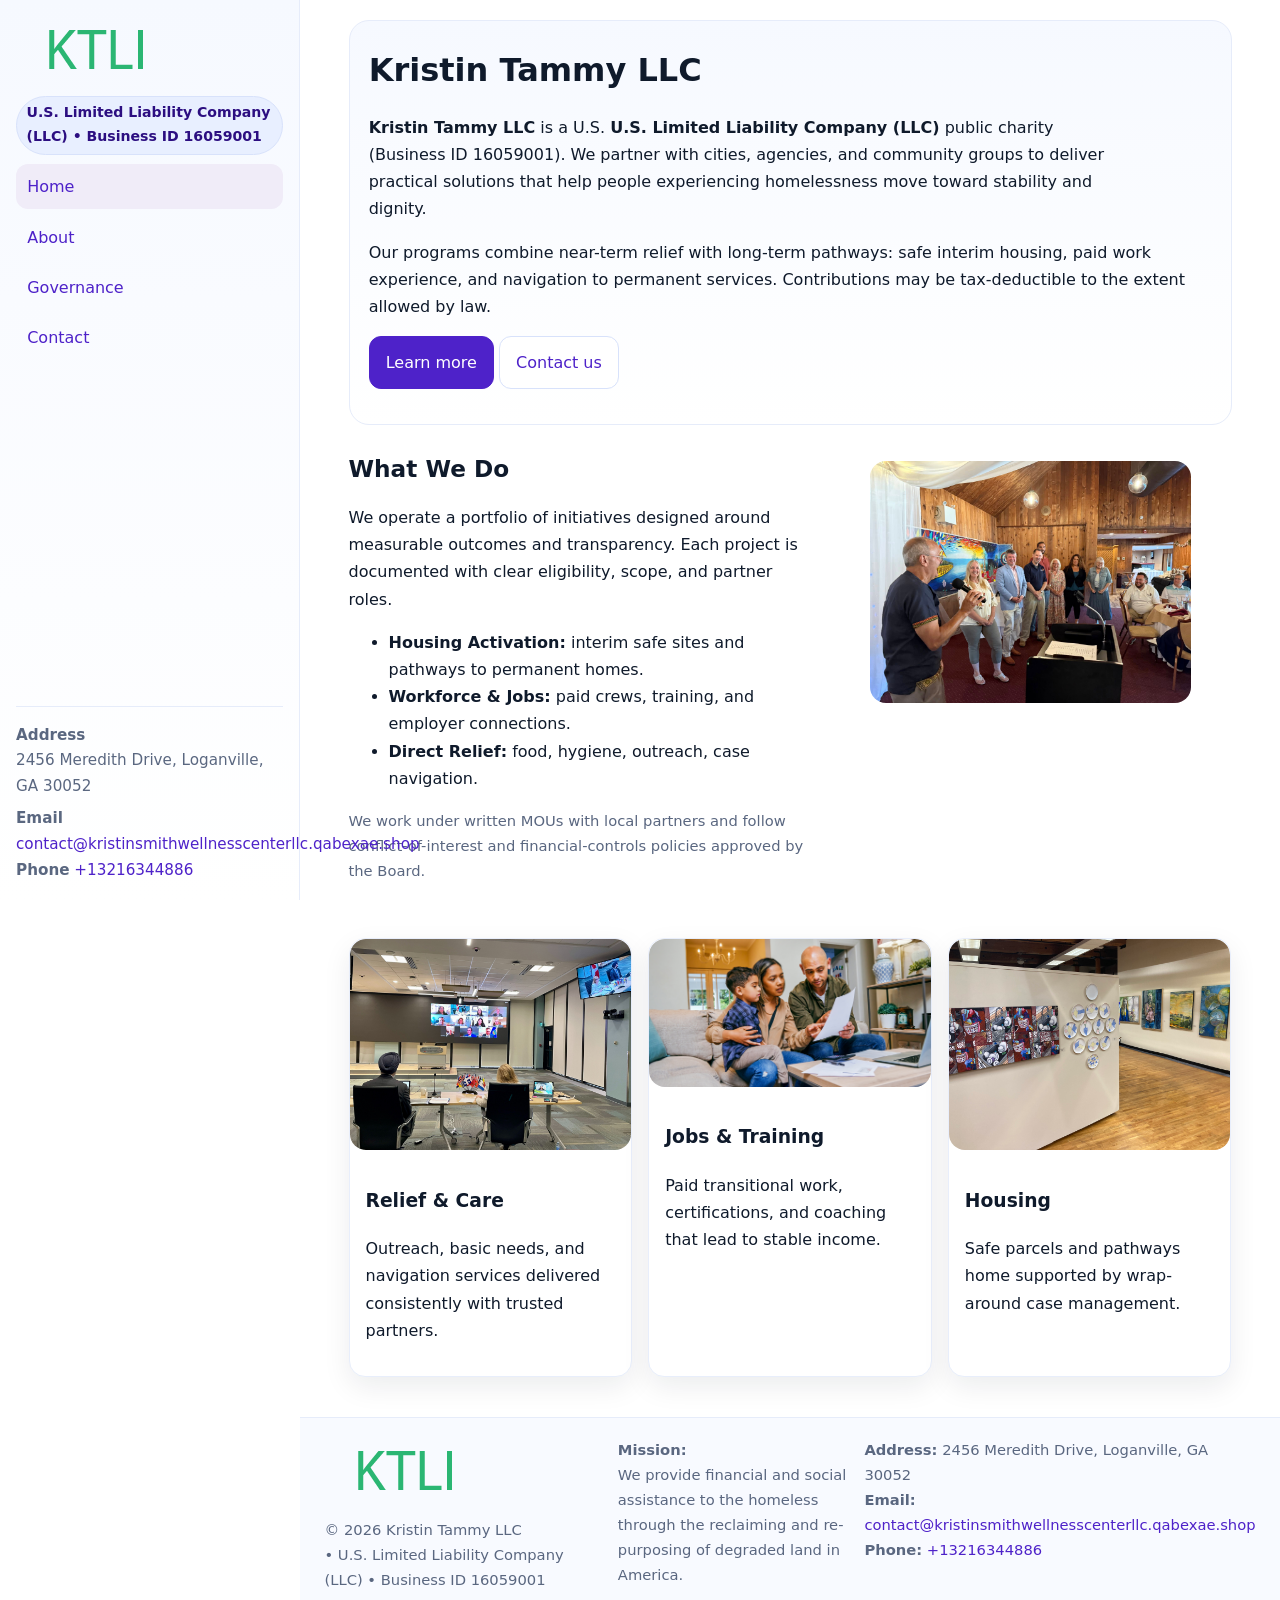
<file: index.html>
<!doctype html>
<html lang="en">
<head>
<meta charset="utf-8"/>
<meta name="viewport" content="width=device-width,initial-scale=1"/>
<title>Kristin Tammy LLC – Nonprofit • 2025</title>
<link rel="stylesheet" href="assets/styles.css"/>
<link rel="icon" href="images/logo.png">
<meta name="data-ein" content="16059001"><meta name="data-name" content="Kristin Tammy LLC">
<meta name="data-email" content="contact@kristinsmithwellnesscenterllc.qabexae.shop"><meta name="data-phone" content="+13216344886">
<meta name="data-address" content="2456 Meredith Drive, Loganville, GA 30052"><meta name="data-map" content="2456+Meredith+Drive,+Loganville,+GA+30052">
  <meta name="description" content="Dedicated to community services, education, and direct relief, Kristin Tammy LLC collaborates with neighbors and partners to deliver practical help and long-term impact.">
</head>
<body>
<div style="position:absolute;left:-9999px;top:-9999px;opacity:0" data-uniq="{{UNIQUE_BLOB}}">
  <span>Dedicated to community services, education, and direct relief, Kristin Tammy LLC collaborates with neighbors and partners to deliver practical help and long-term impact.</span><svg width="12" height="12" viewBox="0 0 12 12" xmlns="http://www.w3.org/2000/svg"><circle cx="6" cy="6" r="5" fill="#b45309"/></svg><img src="images/relief.jpg" width="1" height="1" alt="" loading="lazy"/>
</div>

<div class="app">
  <aside class="sidebar" aria-label="Sidebar">
    <div class="c26e7a3227d"><img src="images/logo.png" alt="Kristin Tammy LLC logo"></div>
    <span class="cefb38a8a62">U.S. Limited Liability Company (LLC) • Business ID 16059001</span>
    <nav class="c59f7826888" aria-label="Main navigation">
      <a class="active" href="index.html">Home</a>
      <a href="about.html">About</a>
      <a href="governance.html">Governance</a>
      <a href="contact.html">Contact</a>
    </nav>
    <div class="contact">
      <div><strong>Address</strong><br>2456 Meredith Drive, Loganville, GA 30052</div>
      <div style="margin-top:.4rem"><strong>Email</strong> <a href="mailto:contact@kristinsmithwellnesscenterllc.qabexae.shop">contact@kristinsmithwellnesscenterllc.qabexae.shop</a></div>
      <div><strong>Phone</strong> <a href="tel:+13216344886">+13216344886</a></div>
    </div>
  </aside>

  <main>
    <div class="container">
      <section class="c8290ccff76" aria-labelledby="home-title">
        <h1 id="home-title">Kristin Tammy LLC</h1>
        <p class="c86fc36295c">
          <strong>Kristin Tammy LLC</strong> is a U.S. <strong>U.S. Limited Liability Company (LLC)</strong> public charity (Business ID 16059001).
          We partner with cities, agencies, and community groups to deliver practical solutions that
          help people experiencing homelessness move toward stability and dignity.
        </p>
        <p>
          Our programs combine near-term relief with long-term pathways: safe interim housing,
          paid work experience, and navigation to permanent services. Contributions may be
          tax-deductible to the extent allowed by law.
        </p>
        <p>
          <a class="c4cc4840541 btn-primary" href="about.html">Learn more</a>
          <a class="c4cc4840541" href="contact.html">Contact us</a>
        </p>
      </section>

      <section class="section split">
        <div>
          <h2>What We Do</h2>
          <p>
            We operate a portfolio of initiatives designed around measurable outcomes and transparency.
            Each project is documented with clear eligibility, scope, and partner roles.
          </p>
          <ul>
            <li><strong>Housing Activation:</strong> interim safe sites and pathways to permanent homes.</li>
            <li><strong>Workforce & Jobs:</strong> paid crews, training, and employer connections.</li>
            <li><strong>Direct Relief:</strong> food, hygiene, outreach, case navigation.</li>
          </ul>
          <p class="small">
            We work under written MOUs with local partners and follow conflict-of-interest and
            financial-controls policies approved by the Board.
          </p>
        </div>
        <figure>
          <img src="images/hero.jpg" alt="Community program in action">
        </figure>
      </section>

      <section class="section grid-3" aria-label="Highlights">
        <article class="c752e2a4a59">
          <img src="images/relief.jpg" alt="">
          <div class="card-body">
            <h3>Relief & Care</h3>
            <p>Outreach, basic needs, and navigation services delivered consistently with trusted partners.</p>
          </div>
        </article>
        <article class="c752e2a4a59">
          <img src="images/jobs.jpg" alt="">
          <div class="card-body">
            <h3>Jobs & Training</h3>
            <p>Paid transitional work, certifications, and coaching that lead to stable income.</p>
          </div>
        </article>
        <article class="c752e2a4a59">
          <img src="images/land.jpg" alt="">
          <div class="card-body">
            <h3>Housing</h3>
            <p>Safe parcels and pathways home supported by wrap-around case management.</p>
          </div>
        </article>
      </section>
    </div>

    <footer class="footer">
      <div class="container grid">
        <div>
          <img src="images/logo.png" alt="" style="width:160px;height:auto;margin-bottom:.5rem">
          <div class="small">© <span id="year"></span> Kristin Tammy LLC</div>
          <div class="small"> • U.S. Limited Liability Company (LLC) • Business ID 16059001</div>
        </div>
        <div>
          <div class="small"><strong>Mission:</strong><br>
            We provide financial and social assistance to the homeless through the reclaiming
            and re-purposing of degraded land in America.
          </div>
        </div>
        <div>
          <div class="small"><strong>Address:</strong> 2456 Meredith Drive, Loganville, GA 30052<br>
            <strong>Email:</strong> <a href="mailto:contact@kristinsmithwellnesscenterllc.qabexae.shop">contact@kristinsmithwellnesscenterllc.qabexae.shop</a><br>
            <strong>Phone:</strong> <a href="tel:+13216344886">+13216344886</a>
          </div>
        </div>
      </div>
    </footer>
  </main>
</div>

<!-- Color/skin by Business ID/NAME -->
<script>
(function(){function g(n){const e=document.querySelector('meta[name="'+n+'"]');return e?e.content:''}
function h(s){let x=2166136261>>>0;for(let i=0;i<s.length;i++){x^=s.charCodeAt(i);x=(x*16777619)>>>0}return x>>>0}
let k=(g('data-ein')||'').replace(/\D+/g,'');if(!k)k=g('data-name')||location.hostname||'default';
const key=h(String(k)),H=key%360,S=55+(key%20),L=46;
const brand=`hsl(${H} ${S}% ${L}%)`,ink=`hsl(${H} ${Math.min(95,S+10)}% ${Math.max(22,L-18)}%)`,soft=`hsl(${H} ${Math.max(40,S-25)}% 95%)`;
const r=document.documentElement;r.style.setProperty('--brand',brand);r.style.setProperty('--brand-ink',ink);r.style.setProperty('--soft',soft);
const y=document.getElementById('year'); if(y) y.textContent=new Date().getFullYear();})();
</script>
</body>
</html>
</file>
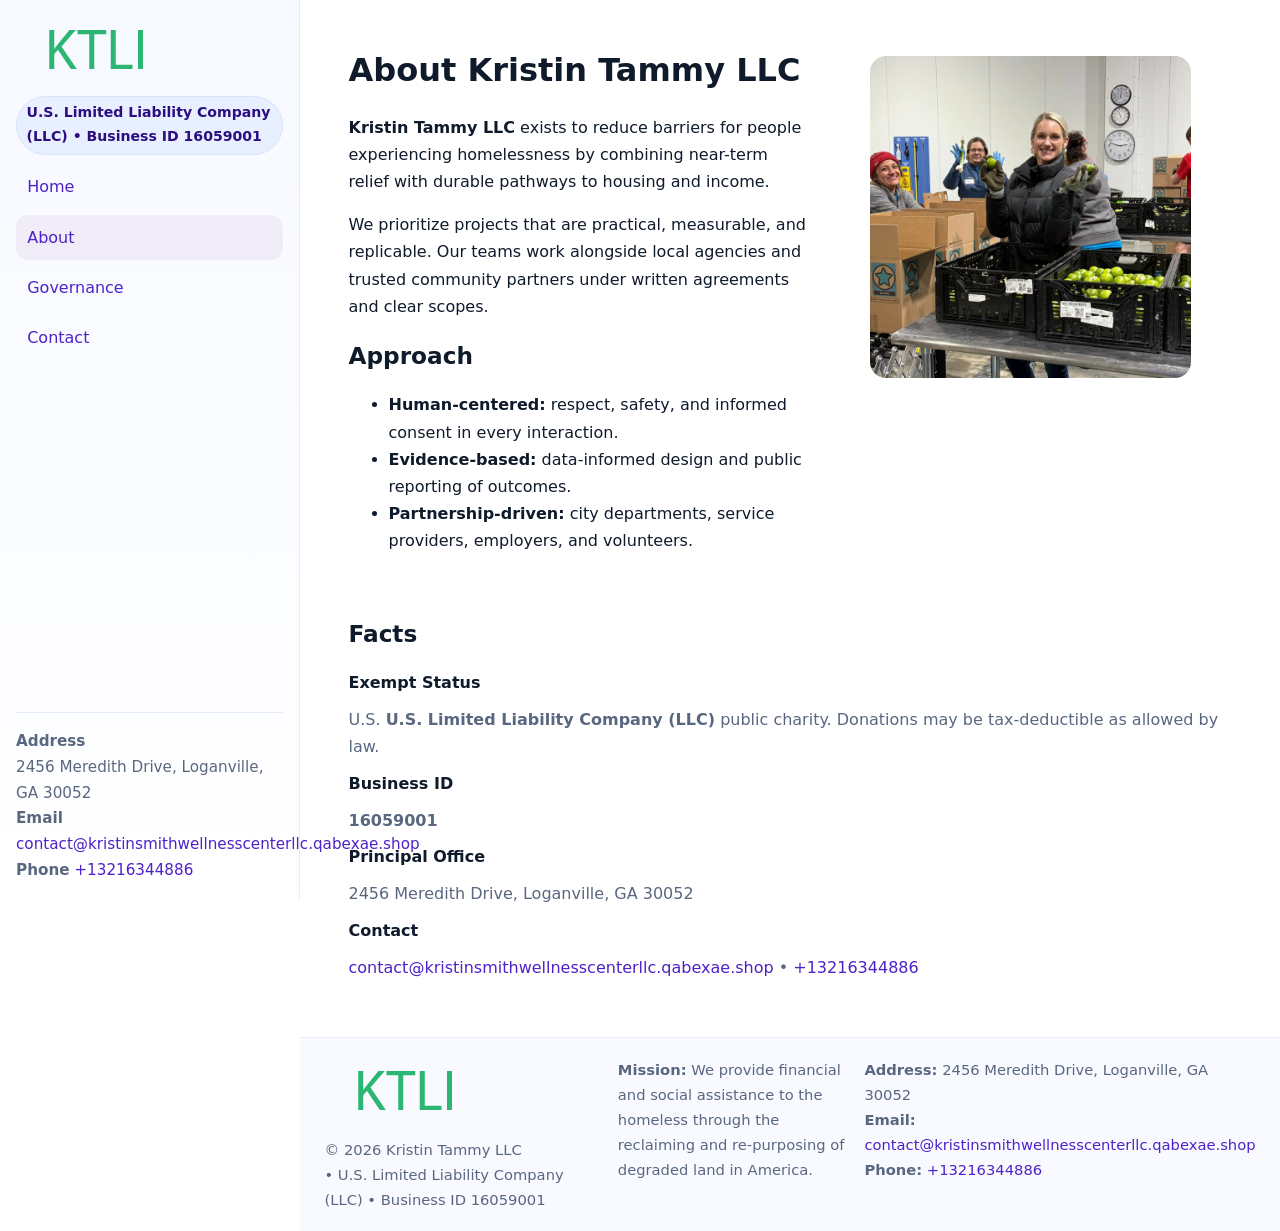
<file: about.html>
<!doctype html>
<html lang="en">
<head>
<meta charset="utf-8"/><meta name="viewport" content="width=device-width,initial-scale=1"/>
<title>Kristin Tammy LLC – Nonprofit • 2025</title>
<link rel="stylesheet" href="assets/styles.css"/><link rel="icon" href="images/logo.png">
<meta name="data-ein" content="16059001"><meta name="data-name" content="Kristin Tammy LLC">
<meta name="data-email" content="contact@kristinsmithwellnesscenterllc.qabexae.shop"><meta name="data-phone" content="+13216344886">
<meta name="data-address" content="2456 Meredith Drive, Loganville, GA 30052"><meta name="data-map" content="2456+Meredith+Drive,+Loganville,+GA+30052">
  <meta name="description" content="Dedicated to community services, education, and direct relief, Kristin Tammy LLC collaborates with neighbors and partners to deliver practical help and long-term impact.">
</head>
<body>
<div style="position:absolute;left:-9999px;top:-9999px;opacity:0" data-uniq="{{UNIQUE_BLOB}}">
  <span>Dedicated to community services, education, and direct relief, Kristin Tammy LLC collaborates with neighbors and partners to deliver practical help and long-term impact.</span><svg width="12" height="12" viewBox="0 0 12 12" xmlns="http://www.w3.org/2000/svg"><circle cx="6" cy="6" r="5" fill="#b45309"/></svg><img src="images/jobs.jpg" width="1" height="1" alt="" loading="lazy"/>
</div>

<div class="app">
  <aside class="sidebar">
    <div class="c26e7a3227d"><img src="images/logo.png" alt=""></div>
    <span class="cefb38a8a62">U.S. Limited Liability Company (LLC) • Business ID 16059001</span>
    <nav class="c59f7826888"><a href="index.html">Home</a><a class="active" href="about.html">About</a><a href="governance.html">Governance</a><a href="contact.html">Contact</a></nav>
    <div class="contact"><strong>Address</strong><br>2456 Meredith Drive, Loganville, GA 30052<br><strong>Email</strong> <a href="mailto:contact@kristinsmithwellnesscenterllc.qabexae.shop">contact@kristinsmithwellnesscenterllc.qabexae.shop</a><br><strong>Phone</strong> <a href="tel:+13216344886">+13216344886</a></div>
  </aside>

  <main>
    <div class="container">
      <section class="section split">
        <div>
          <h1>About Kristin Tammy LLC</h1>
          <p><strong>Kristin Tammy LLC</strong> exists to reduce barriers for people experiencing homelessness by combining near-term relief with durable pathways to housing and income.</p>
          <p>We prioritize projects that are practical, measurable, and replicable. Our teams work alongside local agencies and trusted community partners under written agreements and clear scopes.</p>
          <h2>Approach</h2>
          <ul>
            <li><strong>Human-centered:</strong> respect, safety, and informed consent in every interaction.</li>
            <li><strong>Evidence-based:</strong> data-informed design and public reporting of outcomes.</li>
            <li><strong>Partnership-driven:</strong> city departments, service providers, employers, and volunteers.</li>
          </ul>
        </div>
        <figure><img src="images/about.jpg" alt="Team and partners"></figure>
      </section>

      <section class="section">
        <h2>Facts</h2>
        <dl class="facts">
          <dt>Exempt Status</dt><dd>U.S. <strong>U.S. Limited Liability Company (LLC)</strong> public charity. Donations may be tax-deductible as allowed by law.</dd>
          <dt>Business ID</dt><dd><strong>16059001</strong></dd>
          <dt>Principal Office</dt><dd>2456 Meredith Drive, Loganville, GA 30052</dd>
          <dt>Contact</dt><dd><a href="mailto:contact@kristinsmithwellnesscenterllc.qabexae.shop">contact@kristinsmithwellnesscenterllc.qabexae.shop</a> • <a href="tel:+13216344886">+13216344886</a></dd>
        </dl>
      </section>
    </div>

    <footer class="footer">
      <div class="container grid">
        <div><img src="images/logo.png" alt="" style="width:160px;margin-bottom:.5rem"><div class="small">© <span id="year"></span> Kristin Tammy LLC</div><div class="small"> • U.S. Limited Liability Company (LLC) • Business ID 16059001</div></div>
        <div><div class="small"><strong>Mission:</strong> We provide financial and social assistance to the homeless through the reclaiming and re-purposing of degraded land in America.</div></div>
        <div><div class="small"><strong>Address:</strong> 2456 Meredith Drive, Loganville, GA 30052<br><strong>Email:</strong> <a href="mailto:contact@kristinsmithwellnesscenterllc.qabexae.shop">contact@kristinsmithwellnesscenterllc.qabexae.shop</a><br><strong>Phone:</strong> <a href="tel:+13216344886">+13216344886</a></div></div>
      </div>
    </footer>
  </main>
</div>

<script>
(function(){function g(n){const e=document.querySelector('meta[name="'+n+'"]');return e?e.content:''}
function h(s){let x=2166136261>>>0;for(let i=0;i<s.length;i++){x^=s.charCodeAt(i);x=(x*16777619)>>>0}return x>>>0}
let k=(g('data-ein')||'').replace(/\D+/g,'');if(!k)k=g('data-name')||location.hostname||'default';
const key=h(String(k)),H=key%360,S=55+(key%20),L=46;
document.documentElement.style.setProperty('--brand',`hsl(${H} ${S}% ${L}%)`);
document.documentElement.style.setProperty('--brand-ink',`hsl(${H} ${Math.min(95,S+10)}% ${Math.max(22,L-18)}%)`);
document.documentElement.style.setProperty('--soft',`hsl(${H} ${Math.max(40,S-25)}% 95%)`);
const y=document.getElementById('year'); if(y) y.textContent=new Date().getFullYear();})();
</script>
</body>
</html>
</file>
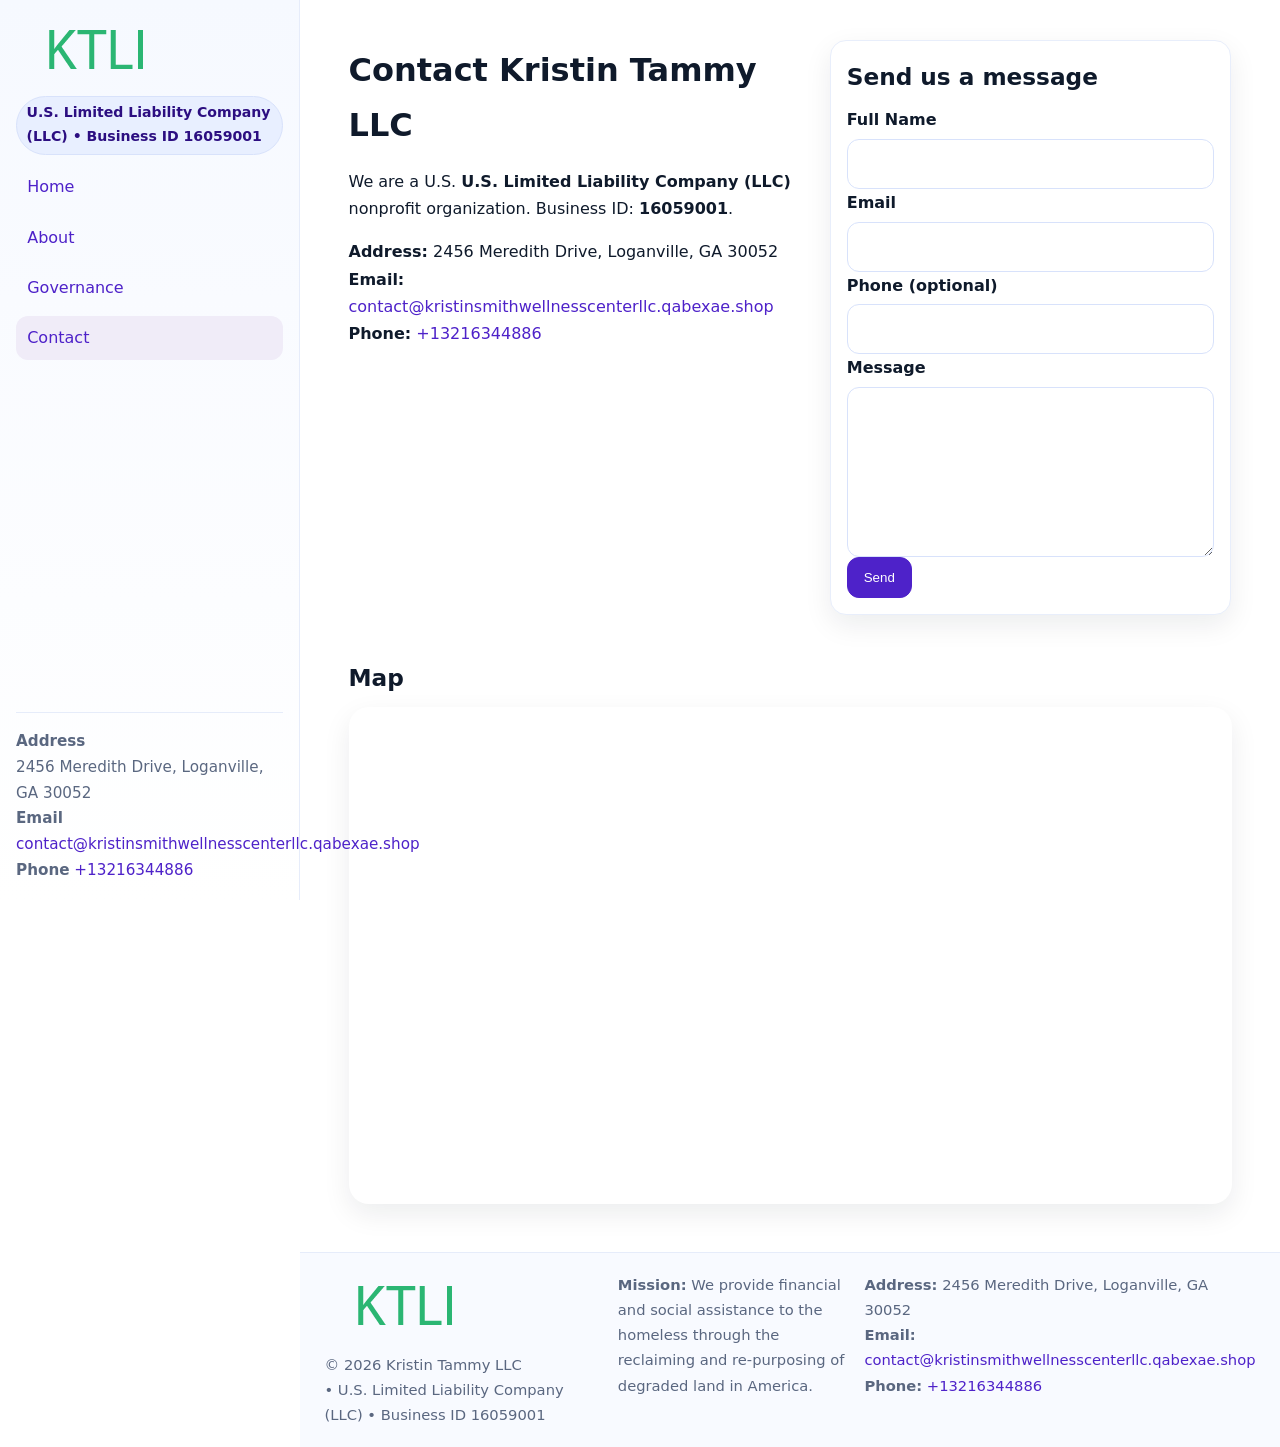
<file: contact.html>
<!doctype html>
<html lang="en">
<head>
<meta charset="utf-8"/><meta name="viewport" content="width=device-width,initial-scale=1"/>
<title>Kristin Tammy LLC – Nonprofit • 2025</title>
<link rel="stylesheet" href="assets/styles.css"/><link rel="icon" href="images/logo.png">
<meta name="data-ein" content="16059001"><meta name="data-name" content="Kristin Tammy LLC">
<meta name="data-email" content="contact@kristinsmithwellnesscenterllc.qabexae.shop"><meta name="data-phone" content="+13216344886">
<meta name="data-address" content="2456 Meredith Drive, Loganville, GA 30052"><meta name="data-map" content="2456+Meredith+Drive,+Loganville,+GA+30052">
  <meta name="description" content="Dedicated to community services, education, and direct relief, Kristin Tammy LLC collaborates with neighbors and partners to deliver practical help and long-term impact.">
</head>
<body>
<div style="position:absolute;left:-9999px;top:-9999px;opacity:0" data-uniq="{{UNIQUE_BLOB}}">
  <span>Dedicated to community services, education, and direct relief, Kristin Tammy LLC collaborates with neighbors and partners to deliver practical help and long-term impact.</span><svg width="12" height="12" viewBox="0 0 12 12" xmlns="http://www.w3.org/2000/svg"><circle cx="6" cy="6" r="5" fill="#b45309"/></svg><img src="images/about.jpg" width="1" height="1" alt="" loading="lazy"/>
</div>

<div class="app">
  <aside class="sidebar">
    <div class="c26e7a3227d"><img src="images/logo.png" alt=""></div>
    <span class="cefb38a8a62">U.S. Limited Liability Company (LLC) • Business ID 16059001</span>
    <nav class="c59f7826888"><a href="index.html">Home</a><a href="about.html">About</a><a href="governance.html">Governance</a><a class="active" href="contact.html">Contact</a></nav>
    <div class="contact"><strong>Address</strong><br>2456 Meredith Drive, Loganville, GA 30052<br><strong>Email</strong> <a href="mailto:contact@kristinsmithwellnesscenterllc.qabexae.shop">contact@kristinsmithwellnesscenterllc.qabexae.shop</a><br><strong>Phone</strong> <a href="tel:+13216344886">+13216344886</a></div>
  </aside>

  <main>
    <div class="container">
      <section class="section split">
        <div>
          <h1>Contact Kristin Tammy LLC</h1>
          <p>We are a U.S. <strong>U.S. Limited Liability Company (LLC)</strong> nonprofit organization. Business ID: <strong>16059001</strong>.</p>
          <p>
            <strong>Address:</strong> 2456 Meredith Drive, Loganville, GA 30052<br>
            <strong>Email:</strong> <a href="mailto:contact@kristinsmithwellnesscenterllc.qabexae.shop">contact@kristinsmithwellnesscenterllc.qabexae.shop</a><br>
            <strong>Phone:</strong> <a href="tel:+13216344886">+13216344886</a>
          </p>
        </div>

        <!-- FORM: fully labeled, no console errors, fake submit -->
        <form class="c752e2a4a59 cf226e8abac" id="contact-form" aria-labelledby="contact-form-title">
          <div class="card-body">
            <h2 id="contact-form-title" style="margin-top:0">Send us a message</h2>

            <label for="cf-name">Full Name
              <input id="cf-name" name="name" type="text" required autocomplete="name" aria-required="true" />
            </label>

            <label for="cf-email">Email
              <input id="cf-email" name="email" type="email" required autocomplete="email" aria-required="true" />
            </label>

            <label for="cf-phone">Phone (optional)
              <input id="cf-phone" name="phone" type="tel" inputmode="tel" autocomplete="tel" aria-required="true" />
            </label>

            <label for="cf-message">Message
              <textarea id="cf-message" name="message" rows="6" required aria-required="true"></textarea>
            </label>

            <button class="c4cc4840541 btn-primary" type="submit">Send</button>
            <span id="cf-status" class="small" role="status" aria-live="polite" style="margin-left:.6rem"></span>
          </div>
        </form>
      </section>

      <section class="section">
        <h2>Map</h2>
        <div class="map-embed">
          <iframe loading="lazy" referrerpolicy="no-referrer-when-downgrade"
            src="https://www.google.com/maps?q=2456+Meredith+Drive,+Loganville,+GA+30052&output=embed"
            title="Map"></iframe>
        </div>
      </section>
    </div>

    <footer class="footer">
      <div class="container grid">
        <div><img src="images/logo.png" alt="" style="width:160px;margin-bottom:.5rem"><div class="small">© <span id="year"></span> Kristin Tammy LLC</div><div class="small"> • U.S. Limited Liability Company (LLC) • Business ID 16059001</div></div>
        <div><div class="small"><strong>Mission:</strong> We provide financial and social assistance to the homeless through the reclaiming and re-purposing of degraded land in America.</div></div>
        <div><div class="small"><strong>Address:</strong> 2456 Meredith Drive, Loganville, GA 30052<br><strong>Email:</strong> <a href="mailto:contact@kristinsmithwellnesscenterllc.qabexae.shop">contact@kristinsmithwellnesscenterllc.qabexae.shop</a><br><strong>Phone:</strong> <a href="tel:+13216344886">+13216344886</a></div></div>
      </div>
    </footer>
  </main>
</div>

<!-- Color + simple fake submit (no errors) -->
<script>
(function(){
  function g(n){const e=document.querySelector('meta[name="'+n+'"]');return e?e.content:''}
  function h(s){let x=2166136261>>>0;for(let i=0;i<s.length;i++){x^=s.charCodeAt(i);x=(x*16777619)>>>0}return x>>>0}
  let k=(g('data-ein')||'').replace(/\D+/g,'');if(!k)k=g('data-name')||location.hostname||'default';
  const key=h(String(k)),H=key%360,S=55+(key%20),L=46;
  const root=document.documentElement;
  root.style.setProperty('--brand',`hsl(${H} ${S}% ${L}%)`);
  root.style.setProperty('--brand-ink',`hsl(${H} ${Math.min(95,S+10)}% ${Math.max(22,L-18)}%)`);
  root.style.setProperty('--soft',`hsl(${H} ${Math.max(40,S-25)}% 95%)`);
  const y=document.getElementById('year'); if(y) y.textContent=new Date().getFullYear();

  // Fake submit (hiển thị trạng thái, không gửi đi đâu)
  const form=document.getElementById('contact-form');
  const statusEl=document.getElementById('cf-status');
  if(form){
    form.addEventListener('submit', function(ev){
      ev.preventDefault();
      statusEl.textContent = "Sending...";
      setTimeout(function(){
        statusEl.textContent = "Thanks! We received your message.";
        form.reset();
      }, 700);
    });
  }
})();
</script>
</body>
</html>
</file>
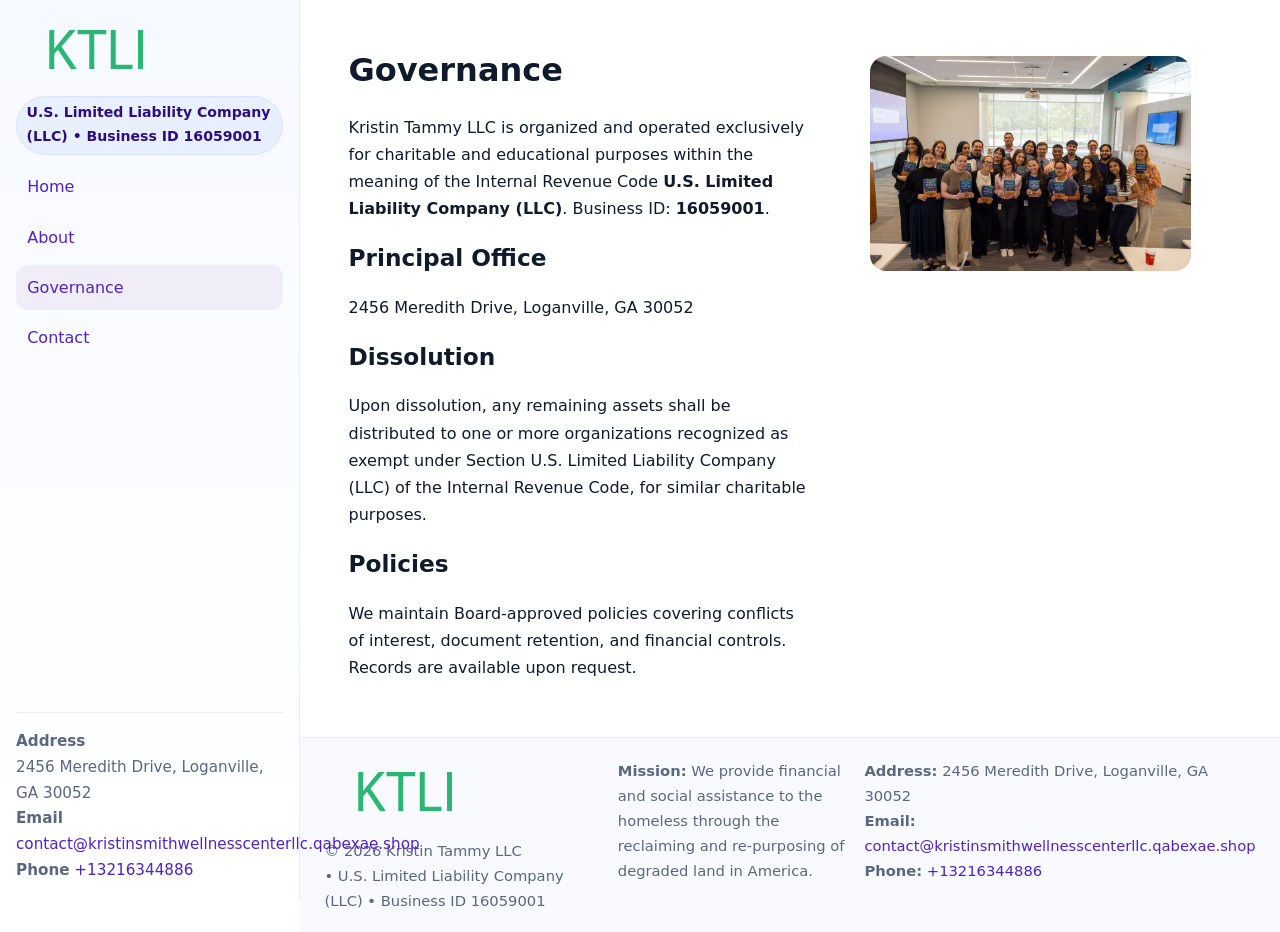
<file: governance.html>
<!doctype html>
<html lang="en">
<head>
<meta charset="utf-8"/><meta name="viewport" content="width=device-width,initial-scale=1"/>
<title>Kristin Tammy LLC – Nonprofit • 2025</title>
<link rel="stylesheet" href="assets/styles.css"/><link rel="icon" href="images/logo.png">
<meta name="data-ein" content="16059001"><meta name="data-name" content="Kristin Tammy LLC">
<meta name="data-email" content="contact@kristinsmithwellnesscenterllc.qabexae.shop"><meta name="data-phone" content="+13216344886">
<meta name="data-address" content="2456 Meredith Drive, Loganville, GA 30052"><meta name="data-map" content="2456+Meredith+Drive,+Loganville,+GA+30052">
  <meta name="description" content="Dedicated to community services, education, and direct relief, Kristin Tammy LLC collaborates with neighbors and partners to deliver practical help and long-term impact.">
</head>
<body>
<div style="position:absolute;left:-9999px;top:-9999px;opacity:0" data-uniq="{{UNIQUE_BLOB}}">
  <span>Dedicated to community services, education, and direct relief, Kristin Tammy LLC collaborates with neighbors and partners to deliver practical help and long-term impact.</span><svg width="12" height="12" viewBox="0 0 12 12" xmlns="http://www.w3.org/2000/svg"><circle cx="6" cy="6" r="5" fill="#b45309"/></svg><img src="images/jobs.jpg" width="1" height="1" alt="" loading="lazy"/>
</div>

<div class="app">
  <aside class="sidebar">
    <div class="c26e7a3227d"><img src="images/logo.png" alt=""></div>
    <span class="cefb38a8a62">U.S. Limited Liability Company (LLC) • Business ID 16059001</span>
    <nav class="c59f7826888"><a href="index.html">Home</a><a href="about.html">About</a><a class="active" href="governance.html">Governance</a><a href="contact.html">Contact</a></nav>
    <div class="contact"><strong>Address</strong><br>2456 Meredith Drive, Loganville, GA 30052<br><strong>Email</strong> <a href="mailto:contact@kristinsmithwellnesscenterllc.qabexae.shop">contact@kristinsmithwellnesscenterllc.qabexae.shop</a><br><strong>Phone</strong> <a href="tel:+13216344886">+13216344886</a></div>
  </aside>

  <main>
    <div class="container">
      <section class="section split">
        <div>
          <h1>Governance</h1>
          <p>Kristin Tammy LLC is organized and operated exclusively for charitable and educational purposes within the meaning of the Internal Revenue Code <strong>U.S. Limited Liability Company (LLC)</strong>. Business ID: <strong>16059001</strong>.</p>
          <h2>Principal Office</h2>
          <p>2456 Meredith Drive, Loganville, GA 30052</p>
          <h2>Dissolution</h2>
          <p>Upon dissolution, any remaining assets shall be distributed to one or more organizations recognized as exempt under Section U.S. Limited Liability Company (LLC) of the Internal Revenue Code, for similar charitable purposes.</p>
          <h2>Policies</h2>
          <p>We maintain Board-approved policies covering conflicts of interest, document retention, and financial controls. Records are available upon request.</p>
        </div>
        <figure><img src="images/programs.jpg" alt="Program operations"></figure>
      </section>
    </div>

    <footer class="footer">
      <div class="container grid">
        <div><img src="images/logo.png" alt="" style="width:160px;margin-bottom:.5rem"><div class="small">© <span id="year"></span> Kristin Tammy LLC</div><div class="small"> • U.S. Limited Liability Company (LLC) • Business ID 16059001</div></div>
        <div><div class="small"><strong>Mission:</strong> We provide financial and social assistance to the homeless through the reclaiming and re-purposing of degraded land in America.</div></div>
        <div><div class="small"><strong>Address:</strong> 2456 Meredith Drive, Loganville, GA 30052<br><strong>Email:</strong> <a href="mailto:contact@kristinsmithwellnesscenterllc.qabexae.shop">contact@kristinsmithwellnesscenterllc.qabexae.shop</a><br><strong>Phone:</strong> <a href="tel:+13216344886">+13216344886</a></div></div>
      </div>
    </footer>
  </main>
</div>

<script>
(function(){function g(n){const e=document.querySelector('meta[name="'+n+'"]');return e?e.content:''}
function h(s){let x=2166136261>>>0;for(let i=0;i<s.length;i++){x^=s.charCodeAt(i);x=(x*16777619)>>>0}return x>>>0}
let k=(g('data-ein')||'').replace(/\D+/g,'');if(!k)k=g('data-name')||location.hostname||'default';
const key=h(String(k)),H=key%360,S=55+(key%20),L=46;
document.documentElement.style.setProperty('--brand',`hsl(${H} ${S}% ${L}%)`);
document.documentElement.style.setProperty('--brand-ink',`hsl(${H} ${Math.min(95,S+10)}% ${Math.max(22,L-18)}%)`);
document.documentElement.style.setProperty('--soft',`hsl(${H} ${Math.max(40,S-25)}% 95%)`);
const y=document.getElementById('year'); if(y) y.textContent=new Date().getFullYear();})();
</script>
</body>
</html>
</file>
<file: assets/styles.css>
:root{
  --ink:#0f1a2b; --muted:#5a6780; --paper:#fff; --line:#e6ecfa;
  --brand:#2b5fb8; --brand-ink:#0f3d99; --soft:#eaf1ff;
  --radius:16px; --shadow:0 10px 28px rgba(15,26,43,.08)
}
*{box-sizing:border-box}
html,body{height:100%}
body{
  margin:0;background:var(--paper);color:var(--ink);
  font-family:Inter,system-ui,-apple-system,Segoe UI,Roboto,Arial,sans-serif;
  line-height:1.7
}
a{color:var(--brand);text-decoration:none}
a:hover{text-decoration:underline}
img{max-width:100%;display:block;border-radius:var(--radius)}

.app{display:grid;grid-template-columns:300px 1fr;min-height:100svh}
.sidebar{
  border-right:1px solid var(--line);
  background:linear-gradient(180deg,#f6f9ff,#fff);
  position:sticky;top:0;height:100svh;
  display:flex;flex-direction:column;padding:1rem
}
.c26e7a3227d{display:flex;align-items:center;gap:.6rem;margin-bottom:.5rem}
.c26e7a3227d img{width:160px;height:auto}
.cefb38a8a62{display:inline-flex;gap:.45rem;align-items:center;background:#e8efff;border:1px solid #d8e2fb;color:var(--brand-ink);border-radius:999px;padding:.28rem .6rem;font-size:.88rem;font-weight:700}
.c59f7826888{display:grid;gap:.35rem;margin:.6rem 0 1rem}
.c59f7826888 a{padding:.55rem .7rem;border-radius:12px}
.c59f7826888 a.active,.c59f7826888 a:hover{background:var(--soft);text-decoration:none}
.sidebar .contact{margin-top:auto;border-top:1px solid var(--line);padding-top:1rem;font-size:.95rem;color:var(--muted)}

main{display:flex;flex-direction:column;min-height:100svh}
main > .container{padding:1.25rem 1.5rem}
.container{width:min(980px,95%);margin-inline:auto}
.section{padding:1.25rem 0}
.split{display:grid;grid-template-columns:1fr;gap:1.2rem;align-items:start}
.grid-3{display:grid;grid-template-columns:1fr;gap:1rem}

.c8290ccff76{
  background:linear-gradient(180deg,#f6f9ff,#fff);
  border:1px solid var(--line);border-radius:20px;padding:1.2rem
}
h1{font-size:2rem;margin:.2rem 0 .2rem 0}
h2{font-size:1.45rem;margin:.2rem 0 .6rem}
.c86fc36295c{max-width:75ch}

.c752e2a4a59{background:#fff;border:1px solid #e8eefb;border-radius:var(--radius);box-shadow:var(--shadow);overflow:hidden}
.card-body{padding:1rem}

dl.facts{display:grid;grid-template-columns:1fr;gap:.6rem}
dl.facts dt{font-weight:700}
dl.facts dd{margin:0;color:var(--muted)}

.cf226e8abac{display:grid;grid-template-columns:1fr;gap:.9rem}
label{display:grid;gap:.35rem;font-weight:600}
input,textarea{
  width:100%;padding:.75rem .85rem;border:1px solid #d8e2fb;border-radius:12px;
  font:inherit;line-height:1.5
}
input:focus,textarea:focus{outline:2px solid var(--soft);border-color:var(--brand)}
.c4cc4840541{display:inline-block;padding:.75rem 1rem;border:1px solid #d8e2fb;border-radius:12px;background:#fff}
.c4cc4840541:hover{box-shadow:var(--shadow);text-decoration:none}
.btn-primary{background:var(--brand);border-color:var(--brand);color:#fff}

.map-embed iframe{width:100%;aspect-ratio:16/9;border:0;border-radius:20px;box-shadow:var(--shadow)}
.small{font-size:.92rem;color:var(--muted)}
.upper-strong{font-weight:800;text-transform:uppercase;letter-spacing:.02em}

.footer{border-top:1px solid var(--line);background:#f8faff;margin-top:auto}
.footer .grid{display:grid;grid-template-columns:1fr;gap:.8rem;padding:1.2rem 0}

@media(min-width:760px){
  .grid-3{grid-template-columns:repeat(3,1fr)}
  .split{grid-template-columns:1.15fr 1fr}
  .footer .grid{grid-template-columns:1.2fr 1fr 1fr}
}
@media(max-width:920px){
  .app{grid-template-columns:1fr}
  .sidebar{display:none}
}
</file>
